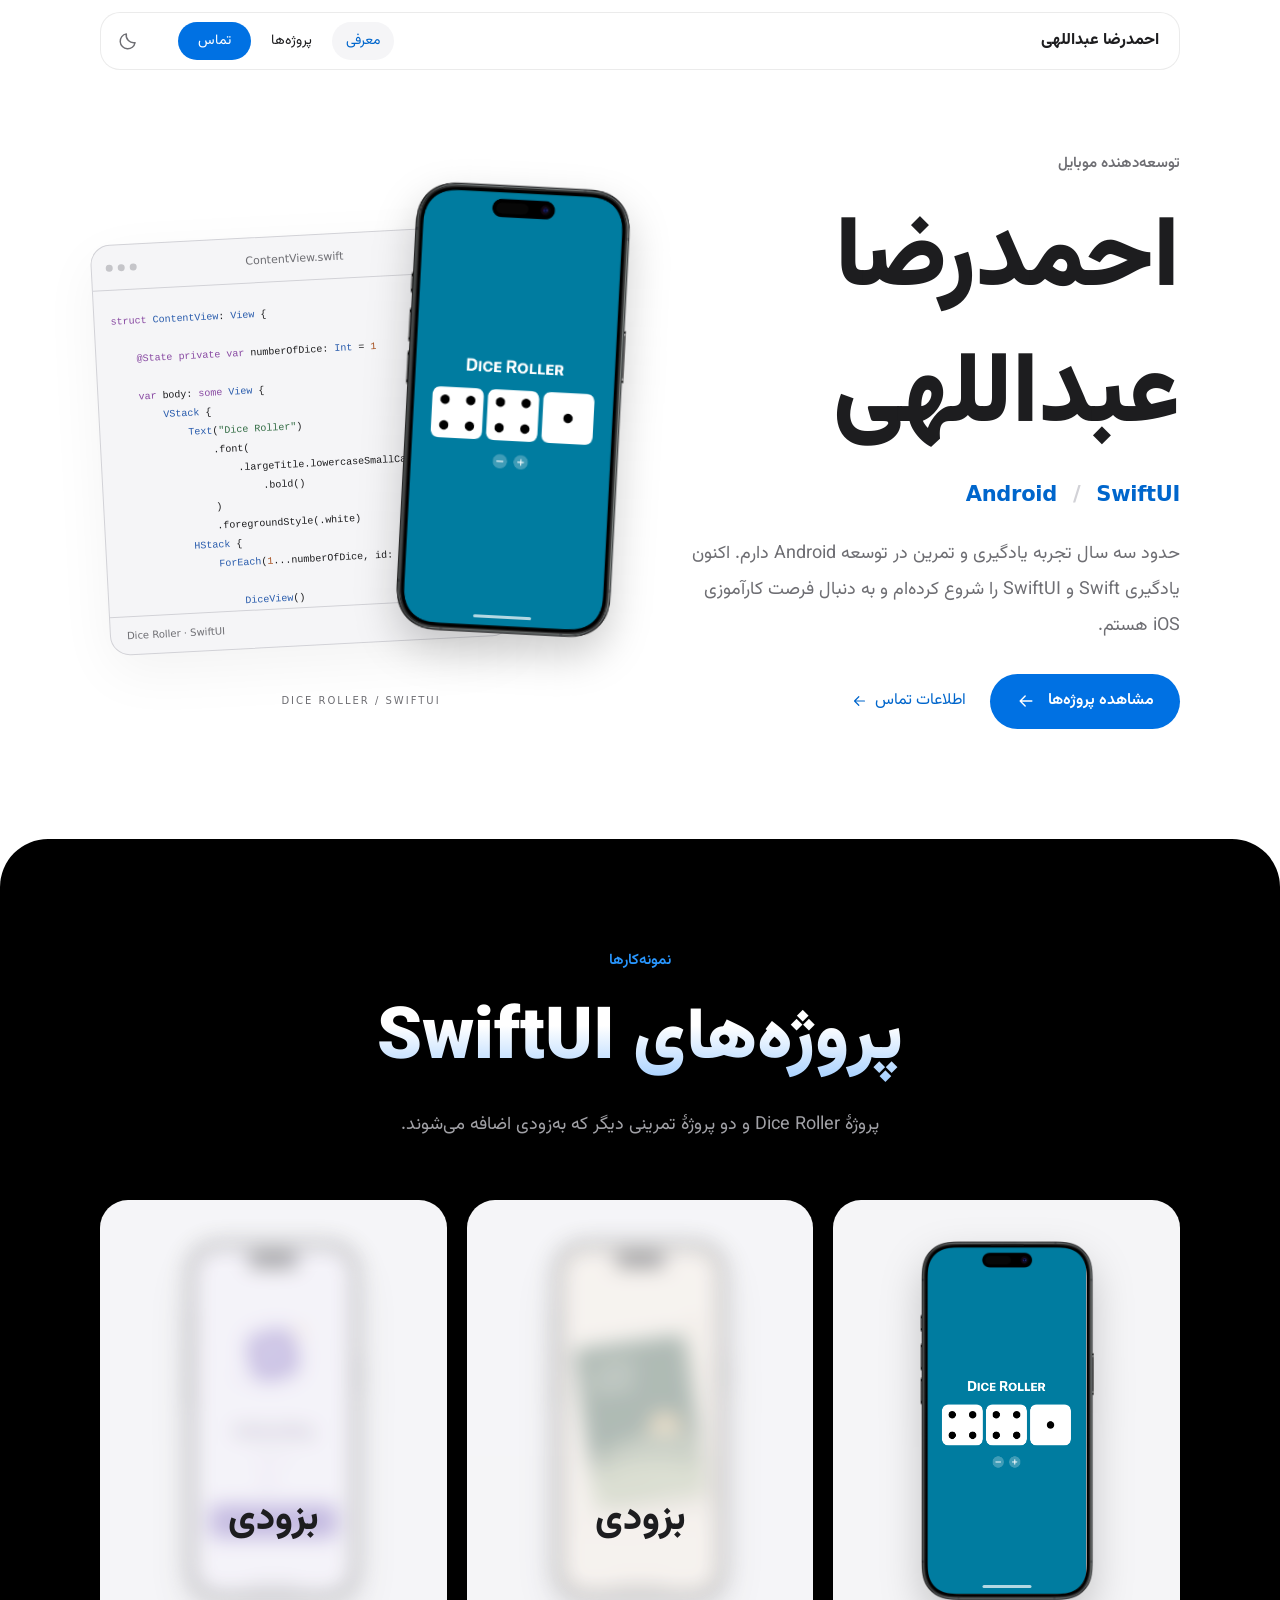
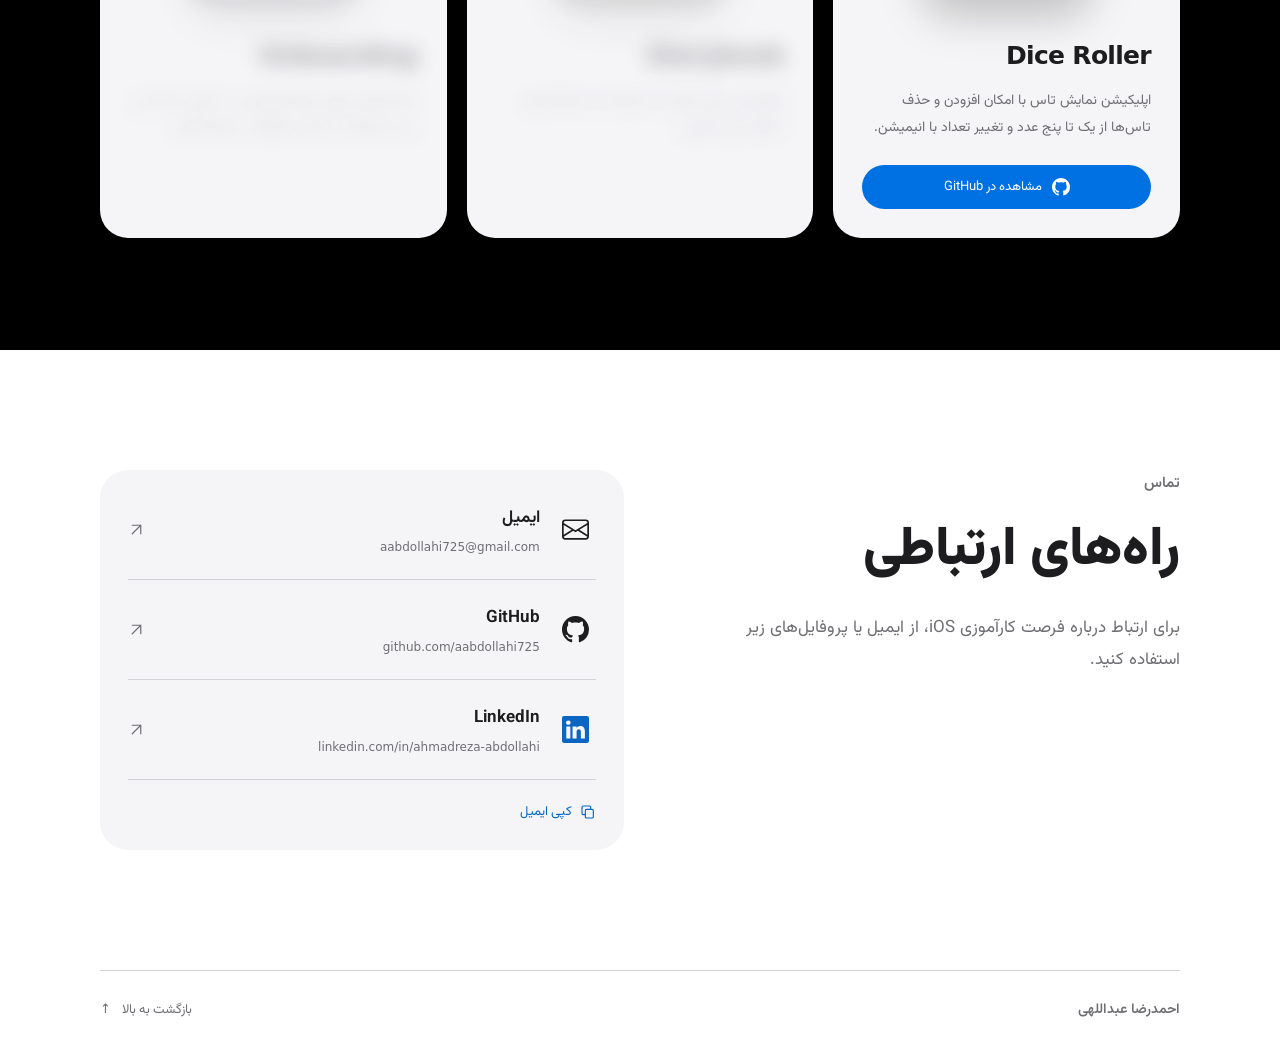
<file: index.html>
<!doctype html>
<html lang="fa" dir="rtl">
<head>
  <meta charset="utf-8">
  <meta name="viewport" content="width=device-width, initial-scale=1">
  <meta name="color-scheme" content="light dark">
  <meta name="theme-color" content="#ffffff">
  <meta name="description" content="پورتفولیوی احمدرضا عبداللهی؛ توسعه‌دهنده Android با حدود سه سال تجربه تمرینی، در آغاز یادگیری SwiftUI و جویای کارآموزی iOS.">
  <title>احمدرضا عبداللهی — توسعه‌دهنده موبایل</title>
  <link rel="icon" href="data:,">
  <link rel="stylesheet" href="./styles.css?v=9">
  <script src="./site.config.js?v=9" defer></script>
  <script src="./script.js?v=9" defer></script>
</head>
<body>
  <a class="skip-link" href="#main">رفتن به محتوای اصلی</a>
  <svg class="icon-defs" xmlns="http://www.w3.org/2000/svg" aria-hidden="true">
    <symbol id="i-arrow" viewBox="0 0 24 24"><path d="M19 12H5m6-6-6 6 6 6"/></symbol>
    <symbol id="i-up" viewBox="0 0 24 24"><path d="M6 18 18 6M6 6h12v12"/></symbol>
    <symbol id="i-sun" viewBox="0 0 24 24"><circle cx="12" cy="12" r="4"/><path d="M12 2v2m0 16v2M2 12h2m16 0h2M5 5l1.5 1.5m11 11L19 19M5 19l1.5-1.5m11-11L19 5"/></symbol>
    <symbol id="i-moon" viewBox="0 0 24 24"><path d="M20.5 14A9 9 0 0 1 10 3.5 9 9 0 1 0 20.5 14Z"/></symbol>
    <symbol id="i-menu" viewBox="0 0 24 24"><path d="M4 6h16M4 12h16M4 18h16"/></symbol>
    <symbol id="i-close" viewBox="0 0 24 24"><path d="m6 6 12 12M6 18 18 6"/></symbol>
    <symbol id="i-code" viewBox="0 0 24 24"><path d="m8 7-5 5 5 5m8-10 5 5-5 5m-3-13-2 20"/></symbol>
    <symbol id="i-layers" viewBox="0 0 24 24"><path d="m12 3 10 5-10 5L2 8Zm-9 10 9 5 9-5M3 18l9 5 9-5"/></symbol>
    <symbol id="i-mail" viewBox="0 0 24 24"><rect x="3" y="5" width="18" height="14" rx="3"/><path d="m4 7 8 6 8-6"/></symbol>
    <symbol id="i-check" viewBox="0 0 24 24"><path d="m5 12 4 4L19 6"/></symbol>
    <symbol id="i-copy" viewBox="0 0 24 24"><rect x="8" y="8" width="12" height="13" rx="2"/><path d="M16 8V5a2 2 0 0 0-2-2H5a2 2 0 0 0-2 2v9a2 2 0 0 0 2 2h3"/></symbol>
    <symbol id="i-github" viewBox="0 0 16 16"><path d="M8 0C3.58 0 0 3.58 0 8c0 3.54 2.29 6.53 5.47 7.59.4.07.55-.17.55-.38 0-.19-.01-.82-.01-1.49-2.01.37-2.53-.49-2.69-.94-.09-.23-.48-.94-.82-1.13-.28-.15-.68-.52-.01-.53.63-.01 1.08.58 1.23.82.72 1.21 1.87.87 2.33.66.07-.52.28-.87.51-1.07-1.78-.2-3.64-.89-3.64-3.95 0-.87.31-1.59.82-2.15-.08-.2-.36-1.02.08-2.12 0 0 .67-.21 2.2.82.64-.18 1.32-.27 2-.27s1.36.09 2 .27c1.53-1.04 2.2-.82 2.2-.82.44 1.1.16 1.92.08 2.12.51.56.82 1.27.82 2.15 0 3.07-1.87 3.75-3.65 3.95.29.25.54.73.54 1.48 0 1.07-.01 1.93-.01 2.2 0 .21.15.46.55.38A8.01 8.01 0 0 0 16 8c0-4.42-3.58-8-8-8"/></symbol>
    <symbol id="i-linkedin" viewBox="0 0 16 16"><path d="M0 1.146C0 .513.526 0 1.175 0h13.65C15.474 0 16 .513 16 1.146v13.708c0 .633-.526 1.146-1.175 1.146H1.175C.526 16 0 15.487 0 14.854zm4.943 12.248V6.169H2.542v7.225zm-1.2-8.212c.837 0 1.358-.554 1.358-1.248-.015-.709-.52-1.248-1.342-1.248S2.4 3.226 2.4 3.934c0 .694.521 1.248 1.327 1.248zm4.908 8.212V9.359c0-.216.016-.432.08-.586.173-.431.568-.878 1.232-.878.869 0 1.216.662 1.216 1.634v3.865h2.401V9.25c0-2.22-1.184-3.252-2.764-3.252-1.274 0-1.845.7-2.165 1.193v.025h-.016l.016-.025V6.169h-2.4c.03.678 0 7.225 0 7.225z"/></symbol>
    <symbol id="i-email" viewBox="0 0 16 16"><path d="M0 4a2 2 0 0 1 2-2h12a2 2 0 0 1 2 2v8a2 2 0 0 1-2 2H2a2 2 0 0 1-2-2zm2-1a1 1 0 0 0-1 1v.217l7 4.2 7-4.2V4a1 1 0 0 0-1-1zm13 2.383-4.708 2.825L15 11.105zm-.034 6.876-5.64-3.471L8 9.583l-1.326-.795-5.64 3.47A1 1 0 0 0 2 13h12a1 1 0 0 0 .966-.741M1 11.105l4.708-2.897L1 5.383z"/></symbol>
  </svg>

  <header class="site-header">
    <div class="container header-inner">
      <a class="brand" href="#about" aria-label="احمدرضا عبداللهی، ابتدای صفحه">
        
        <span data-name>احمدرضا عبداللهی</span>
      </a>
      <nav id="main-nav" class="main-nav" aria-label="منوی اصلی">
        <a href="#about">معرفی</a>
        <a href="#projects">پروژه‌ها</a>
        <a href="#contact">تماس</a>
      </nav>
      <div class="header-actions">
        <button class="icon-button theme-toggle" type="button" aria-label="فعال‌کردن حالت تیره" hidden>
          <svg aria-hidden="true" class="icon"><use href="#i-moon"/></svg>
        </button>
        <button class="icon-button menu-toggle" aria-label="بازکردن منو" aria-controls="main-nav" aria-expanded="false" type="button" hidden><svg aria-hidden="true" class="icon"><use href="#i-menu"/></svg></button>
      </div>
    </div>
  </header>

  <main id="main">
    <section class="hero container" id="about" aria-labelledby="hero-title">
      <div class="hero-copy">
        <p class="hello">توسعه‌دهنده موبایل</p>
        <h1 id="hero-title" data-name>احمدرضا عبداللهی</h1>
        <p class="hero-role" dir="ltr" lang="en">Android <span aria-hidden="true">/</span> SwiftUI</p>
        <p class="hero-description">حدود سه سال تجربه یادگیری و تمرین در توسعه <bdi lang="en">Android</bdi> دارم. اکنون یادگیری <bdi lang="en">Swift</bdi> و <bdi lang="en">SwiftUI</bdi> را شروع کرده‌ام و به دنبال فرصت کارآموزی <bdi lang="en">iOS</bdi> هستم.</p>
        <div class="hero-actions">
          <a href="#projects" class="button button-primary">مشاهده پروژه‌ها <svg aria-hidden="true" class="icon"><use href="#i-arrow"/></svg></a>
          <a href="#contact" class="text-link">اطلاعات تماس <svg aria-hidden="true" class="icon"><use href="#i-arrow"/></svg></a>
        </div>
      </div>

      <div class="hero-visual">
        <div class="code-window" dir="ltr">
          <div class="window-bar"><span class="window-dots" aria-hidden="true"><i></i><i></i><i></i></span><span>ContentView.swift</span><span class="code-icon" aria-hidden="true">{ }</span></div>
          <pre class="code-content" tabindex="0" aria-label="کد ContentView پروژه Dice Roller؛ برای مشاهده ادامه پیمایش کنید"><code lang="en"><span class="code-purple">struct</span> <span class="code-blue">ContentView</span>: <span class="code-blue">View</span> {

    <span class="code-purple">@State</span> <span class="code-purple">private</span> <span class="code-purple">var</span> numberOfDice: <span class="code-blue">Int</span> = <span class="code-orange">1</span>

    <span class="code-purple">var</span> body: <span class="code-purple">some</span> <span class="code-blue">View</span> {
        <span class="code-blue">VStack</span> {
            <span class="code-blue">Text</span>(<span class="code-green">"Dice Roller"</span>)
                .font(
                    .largeTitle.lowercaseSmallCaps()
                        .bold()
                )
                .foregroundStyle(.white)
            <span class="code-blue">HStack</span> {
                <span class="code-blue">ForEach</span>(<span class="code-orange">1</span>...numberOfDice, id: \.description) { _ <span class="code-purple">in</span>

                    <span class="code-blue">DiceView</span>()

                }
            }
            <span class="code-blue">HStack</span> {
                <span class="code-blue">Button</span>(<span class="code-green">"Remove dice"</span>,systemImage: <span class="code-green">"minus.circle.fill"</span>) {
                    withAnimation {
                        numberOfDice -= <span class="code-orange">1</span>
                    }
                }
                .disabled(numberOfDice==<span class="code-orange">1</span>)
                .font(.title)
                .labelStyle(.iconOnly)
                .symbolRenderingMode(.hierarchical)

                <span class="code-blue">Button</span>(<span class="code-green">"Add dice"</span>,systemImage: <span class="code-green">"plus.circle.fill"</span>) {
                    withAnimation {
                        numberOfDice += <span class="code-orange">1</span>
                    }
                }
                .disabled(numberOfDice==<span class="code-orange">5</span>)
                .font(.title)
                .labelStyle(.iconOnly)
                .symbolRenderingMode(.hierarchical)
            }.padding(.top)
        }
        .frame(maxWidth: .infinity,maxHeight: .infinity)
        .padding()
        .background(.appBackground)
        .tint(.white)
    }
}

<span class="code-purple">#Preview</span> {
    <span class="code-blue">ContentView</span>()
}</code></pre>
          <div class="code-footer"><span class="status-dot" aria-hidden="true"></span> Dice Roller · SwiftUI</div>
        </div>
        <div class="hero-phone" dir="ltr">
          <img class="device-frame" src="./assets/mockups/iphone-16-pro-max.png" width="388" height="800" alt="" aria-hidden="true">
          <div class="phone-screen">
            <img class="hero-screenshot" data-hero-screenshot src="./assets/screenshots/dice-roller.png" width="1170" height="2532" alt="نمای واقعی برنامه Dice Roller با سه تاس و دکمه‌های افزودن و حذف تاس" fetchpriority="high">
            
            <div class="phone-home" aria-hidden="true"></div>
          </div>
        </div>
        <span class="visual-caption" dir="ltr">DICE ROLLER / SWIFTUI</span>
      </div>
    </section>


    <section class="projects-section section" id="projects" aria-labelledby="projects-title">
      <div class="container projects-inner">
      <div class="section-heading"><p class="eyebrow">نمونه‌کارها</p><h2 id="projects-title">پروژه‌های <bdi>SwiftUI</bdi></h2><p class="section-intro">پروژهٔ Dice Roller و دو پروژهٔ تمرینی دیگر که به‌زودی اضافه می‌شوند.</p></div>
      <div class="project-grid">
        <article class="project-card project-card-featured" data-project="dice">
          <div class="project-content">
          <div class="project-art dice-art">
            <div class="project-phone" dir="ltr">
              <img class="device-frame" src="./assets/mockups/iphone-16-pro-max.png" width="388" height="800" alt="" aria-hidden="true" loading="lazy">
              <div class="phone-screen">
                <img class="project-screenshot" src="./assets/screenshots/dice-roller.png" width="1170" height="2532" alt="اسکرین‌شات واقعی Dice Roller با سه تاس و دکمه‌های کم و زیاد کردن تعداد آن‌ها" loading="lazy">
                
                <div class="phone-home" aria-hidden="true"></div>
              </div>
            </div>
          </div>
          <div class="project-body"><div class="project-title-row"><h3 lang="en" dir="ltr">Dice Roller</h3></div><p>اپلیکیشن نمایش تاس با امکان افزودن و حذف تاس‌ها از یک تا پنج عدد و تغییر تعداد با انیمیشن.</p><div class="project-bottom"><a class="repo-link" data-repo="dice" href="https://github.com/aabdollahi725/DiceRoller" target="_blank" rel="noopener noreferrer" aria-label="مشاهده کد Dice Roller در GitHub، زبانه جدید"><svg aria-hidden="true" class="icon brand-icon"><use href="#i-github"/></svg><span>مشاهده در GitHub</span></a></div></div>
        
          </div>
          <span class="coming-soon" hidden>بزودی</span>
        </article>
        <article class="project-card project-card-featured is-coming-soon" data-project="storybook" aria-label="بزودی">
          <div class="project-content" aria-hidden="true" inert>
          <div class="project-art story-art" role="img" aria-label="تصویرسازی نمونه برای پروژه Storybook">
            <div class="project-phone" dir="ltr">
              <img class="device-frame" src="./assets/mockups/iphone-16-pro-max.png" width="388" height="800" alt="" aria-hidden="true" loading="lazy">
              <div class="phone-screen">
                <div class="project-illustration story-illustration" aria-hidden="true"><div class="book-cover"><span>STORY<br>BOOK</span><div class="book-moon"></div><div class="book-hill hill-one"></div><div class="book-hill hill-two"></div><span class="book-caption">local content</span></div><span class="story-spark spark-one">✳</span><span class="story-spark spark-two">✦</span></div>
                <img class="project-screenshot" alt="" hidden>
                
                <div class="phone-home" aria-hidden="true"></div>
              </div>
            </div>
          </div>
          <div class="project-body"><div class="project-title-row"><h3 lang="en" dir="ltr">Storybook</h3></div><p>اپلیکیشنی برای نمایش داستان‌ها در صفحه‌هایی شامل متن و تصویر.</p><div class="project-bottom"><a class="repo-link" data-repo="storybook" hidden><svg aria-hidden="true" class="icon brand-icon"><use href="#i-github"/></svg><span>مشاهده در GitHub</span></a></div></div>
        
          </div>
          <span class="coming-soon">بزودی</span>
        </article>
        <article class="project-card project-card-featured is-coming-soon" data-project="onboarding" aria-label="بزودی">
          <div class="project-content" aria-hidden="true" inert>
          <div class="project-art onboarding-art" role="img" aria-label="تصویرسازی نمونه برای پروژه Onboarding">
            <div class="project-phone" dir="ltr">
              <img class="device-frame" src="./assets/mockups/iphone-16-pro-max.png" width="388" height="800" alt="" aria-hidden="true" loading="lazy">
              <div class="phone-screen">
                <div class="project-illustration onboarding-illustration" aria-hidden="true"><div class="onboard-panel"><div class="onboard-orbit"><div class="onboard-center">✳</div><i></i><i></i></div><strong>Onboarding</strong><span>Page 1 of 3</span><div class="onboard-pagination"><i></i><i></i><i></i></div><div class="onboard-next">Next <span>→</span></div></div></div>
                <img class="project-screenshot" alt="" hidden>
                
                <div class="phone-home" aria-hidden="true"></div>
              </div>
            </div>
          </div>
          <div class="project-body"><div class="project-title-row"><h3 lang="en" dir="ltr">Onboarding</h3></div><p>صفحه‌های معرفی اولیهٔ اپلیکیشن، با امکان جابه‌جایی بین صفحه‌ها و نمایش موقعیت صفحهٔ فعلی.</p><div class="project-bottom"><a class="repo-link" data-repo="onboarding" hidden><svg aria-hidden="true" class="icon brand-icon"><use href="#i-github"/></svg><span>مشاهده در GitHub</span></a></div></div>
        
          </div>
          <span class="coming-soon">بزودی</span>
        </article>
      </div>
      </div>
    </section>

    <section class="contact-section section container" id="contact" aria-labelledby="contact-title">
      <div class="contact-panel"><div class="contact-copy"><p class="eyebrow">تماس</p><h2 id="contact-title">راه‌های ارتباطی</h2><p>برای ارتباط درباره فرصت کارآموزی iOS، از ایمیل یا پروفایل‌های زیر استفاده کنید.</p></div>
      <div class="contact-links">
        <a class="contact-item" data-contact="email" href="mailto:aabdollahi725@gmail.com"><span class="contact-icon email-icon"><svg aria-hidden="true" class="icon brand-icon"><use href="#i-email"/></svg></span><span><strong>ایمیل</strong><small data-contact-label="email" dir="ltr">aabdollahi725@gmail.com</small></span><svg aria-hidden="true" class="icon contact-arrow"><use href="#i-up"/></svg></a>
        <a class="contact-item" data-contact="github" href="https://github.com/aabdollahi725" target="_blank" rel="noopener noreferrer"><span class="contact-icon github-icon"><svg aria-hidden="true" class="icon brand-icon"><use href="#i-github"/></svg></span><span><strong lang="en">GitHub</strong><small data-contact-label="github" dir="ltr">github.com/aabdollahi725</small></span><svg aria-hidden="true" class="icon contact-arrow"><use href="#i-up"/></svg></a>
        <a class="contact-item" data-contact="linkedin" href="https://www.linkedin.com/in/ahmadreza-abdollahi" target="_blank" rel="noopener noreferrer"><span class="contact-icon linkedin-icon"><svg aria-hidden="true" class="icon brand-icon"><use href="#i-linkedin"/></svg></span><span><strong lang="en">LinkedIn</strong><small data-contact-label="linkedin" dir="ltr">linkedin.com/in/ahmadreza-abdollahi</small></span><svg aria-hidden="true" class="icon contact-arrow"><use href="#i-up"/></svg></a>
        <button class="copy-email" type="button" hidden><svg aria-hidden="true" class="icon"><use href="#i-copy"/></svg> کپی ایمیل</button>
      </div></div>
    </section>
  </main>

  <footer class="container site-footer"><a class="brand footer-brand" href="#about"><span data-name>احمدرضا عبداللهی</span></a><a class="back-top" href="#about">بازگشت به بالا <span aria-hidden="true">↑</span></a></footer>
  <div class="toast" role="status" aria-live="polite"></div>
  <noscript><p class="noscript-note">محتوای سایت بدون JavaScript قابل مشاهده است. برای اعمال تنظیمات شخصی و تغییر حالت روشن و تیره، JavaScript را فعال کنید.</p></noscript>
</body>
</html>
</file>
<file: styles.css>
@font-face{font-family:Vazirmatn;src:url('./assets/fonts/Vazirmatn-Variable.woff2') format('woff2');font-weight:100 900;font-style:normal;font-display:swap}
:root{color-scheme:light;--canvas:#fff;--surface:#f5f5f7;--ink:#1d1d1f;--muted:#6e6e73;--line:#d2d2d7;--blue:#0071e3;--link:#0066cc;--nav:rgba(255,255,255,.78);--nav-line:rgba(0,0,0,.08);--ease:cubic-bezier(.22,1,.36,1)}
:root[data-theme=dark]{color-scheme:dark;--canvas:#000;--surface:#121214;--ink:#f5f5f7;--muted:#a1a1a6;--line:#38383b;--blue:#0071e3;--link:#2997ff;--nav:rgba(29,29,31,.78);--nav-line:rgba(255,255,255,.14)}
*{box-sizing:border-box}html{scroll-behavior:smooth;scroll-padding-top:100px}body{margin:0;background:var(--canvas);color:var(--ink);font:400 16px/1.9 Vazirmatn,system-ui,sans-serif;-webkit-font-smoothing:antialiased}h1,h2,h3,p,pre{margin:0}a{color:inherit;text-decoration:none}button{font:inherit;color:inherit;cursor:pointer}button,a{-webkit-tap-highlight-color:transparent}button{border:0}img{display:block;max-width:100%}bdi{unicode-bidi:isolate}svg{display:block}[hidden]{display:none!important}::selection{background:#0071e32b}a:focus-visible,button:focus-visible,pre:focus-visible{outline:3px solid #2997ff;outline-offset:5px}.container{width:min(1080px,calc(100% - 48px));margin-inline:auto}.icon-defs{position:absolute;width:0;height:0;overflow:hidden}.icon{width:20px;height:20px;flex:none;stroke:currentColor;stroke-width:1.7;stroke-linecap:round;stroke-linejoin:round;fill:none}.brand-icon{fill:currentColor;stroke:none}.skip-link{position:fixed;top:-100px;right:20px;z-index:100;padding:10px 20px;border-radius:12px;background:var(--ink);color:var(--canvas)}.skip-link:focus{top:20px}
/* Floating, translucent navigation. */
.site-header{position:fixed;inset:12px 12px auto;z-index:30;pointer-events:none}.header-inner{width:min(1080px,100%);min-height:58px;display:flex;align-items:center;gap:32px;padding:7px 20px 7px 9px;border:1px solid var(--nav-line);border-radius:20px;background:var(--nav);backdrop-filter:saturate(180%) blur(20px);-webkit-backdrop-filter:saturate(180%) blur(20px);pointer-events:auto}.brand{font-size:16px;font-weight:800;white-space:nowrap}.main-nav{display:flex;align-items:center;gap:6px;margin-inline-start:auto}.main-nav a{font-size:14px;padding:6px 14px;border-radius:100px;transition:background .2s,color .2s}.main-nav a:hover,.main-nav a[aria-current]{background:var(--surface);color:var(--link)}.main-nav a:last-child{background:var(--blue);color:#fff;padding-inline:20px}.header-actions{display:flex;gap:6px}.icon-button{display:grid;place-items:center;width:36px;height:36px;border-radius:50%;background:transparent;color:var(--muted)}.icon-button:hover{background:var(--surface);color:var(--ink)}.menu-toggle{display:none}
/* Introduction: typographic scale and generous white space from the reference. */
.hero{min-height:780px;display:grid;grid-template-columns:1fr 1fr;align-items:center;gap:36px;padding-block:150px 110px}.hero-copy{min-width:0}.hello,.eyebrow{font-size:15px;font-weight:600;color:var(--muted)}.hero h1{font-size:clamp(60px,7.7vw,100px);font-weight:900;line-height:1.38;letter-spacing:-2px;max-width:6em;margin-block:14px 8px;text-wrap:balance}.hero-role{color:var(--link);font:600 21px/1.7 system-ui,sans-serif;text-align:right;margin-top:12px;letter-spacing:-.3px}.hero-role span{padding-inline:9px;color:var(--line)}.hero-description{color:var(--muted);font-size:18px;line-height:2;max-width:28em;margin-top:24px;text-wrap:pretty}.hero-actions{display:flex;flex-wrap:wrap;align-items:center;gap:12px 24px;margin-top:30px}.button{display:inline-flex;align-items:center;justify-content:center;gap:12px;min-height:54px;padding:12px 26px;border-radius:100px;font-size:16px;font-weight:600;transition:background .2s,transform .2s var(--ease)}.button-primary{background:var(--blue);color:#fff}.button-primary:hover{background:#0077ed}.button:active{transform:scale(.97)}.text-link{display:inline-flex;gap:7px;align-items:center;color:var(--link);font-size:16px}.text-link:hover{text-decoration:underline;text-underline-offset:5px}.text-link .icon{width:17px}
.hero-visual{position:relative;direction:ltr;height:540px;min-width:0;align-self:center}.code-window{position:absolute;left:0;top:66px;width:77%;border:1px solid var(--line);border-radius:20px;background:var(--surface);box-shadow:0 18px 55px #0000000d;overflow:hidden;transform:rotate(-3deg)}.window-bar{height:45px;padding:0 14px;display:flex;align-items:center;justify-content:space-between;gap:10px;border-bottom:1px solid var(--line);font:11px system-ui,sans-serif;color:var(--muted)}.window-dots{display:flex;gap:5px}.window-dots i{width:7px;height:7px;border-radius:50%;background:#c5c5c9}.code-icon{font-family:monospace;font-size:14px}.code-content{height:326px;padding:22px 16px;overflow:auto;overscroll-behavior:contain;white-space:pre;tab-size:4;font:10px/1.9 'SFMono-Regular',Consolas,monospace;color:var(--ink);scrollbar-width:thin;scrollbar-color:var(--line) transparent}.code-content code{font:inherit}.code-content:focus-visible{outline-offset:-3px}.code-footer{font:10px system-ui,sans-serif;padding:13px 16px;border-top:1px solid var(--line);color:var(--muted)}.code-purple{color:#8849a2}.code-blue{color:#285bac}.code-green{color:#326c44}.code-orange{color:#a7501f}:root[data-theme=dark] .code-purple{color:#d699ed}:root[data-theme=dark] .code-blue{color:#8fc4ff}:root[data-theme=dark] .code-green{color:#a1d6aa}:root[data-theme=dark] .code-orange{color:#f4b995}.visual-caption{position:absolute;inset:auto 0 0;text-align:center;font:10px/1.6 system-ui,sans-serif;letter-spacing:2px;color:var(--muted)}
/* Shared iPhone shell: metal rim, side keys, island and home indicator. */
.hero-phone,.project-phone{position:relative;width:204px;aspect-ratio:204/438;border:1px solid #909297;border-radius:36px;background:linear-gradient(105deg,#e7e7ea 0%,#777b83 3%,#dadcdf 5%,#41444c 14%,#b9bdc2 87%,#62656d 95%,#e1e2e5 98%);box-shadow:inset 0 0 0 1px #eeeef1,1px 2px 0 #494c52,0 18px 35px #0003;flex:none}.hero-phone{position:absolute;top:16px;right:0;width:218px;transform:rotate(5deg);box-shadow:inset 0 0 0 1px #eeeef1,2px 3px 0 #494c52,8px 24px 50px #0003}.phone-screen{position:absolute;inset:5px;border:4px solid #090a0c;border-radius:30px;overflow:hidden;background:#007e9c}.hero-screenshot,.project-screenshot{position:absolute;inset:0;width:100%;height:100%;object-fit:contain;object-position:center}.phone-island{position:absolute;top:6px;left:50%;transform:translateX(-50%);width:55px;height:15px;border-radius:20px;background:#050608;z-index:1}.phone-island>span{position:absolute;top:4px;right:6px;width:7px;height:7px;border-radius:50%;background:radial-gradient(circle at 36% 36%,#153251,#090f19 47%,#151b24 60%,#030406 85%)}.phone-home{position:absolute;bottom:6px;left:50%;transform:translateX(-50%);width:58px;height:3px;border-radius:10px;background:#ffffffb3;z-index:1}.phone-button{position:absolute;width:3px;left:-3px;border-radius:2px;background:linear-gradient(90deg,#4f5258,#bdc0c5,#6e7278);box-shadow:0 0 0 .5px #3336}.phone-action{top:66px;height:14px}.phone-volume-up{top:96px;height:30px}.phone-volume-down{top:136px;height:30px}.phone-power{left:auto;right:-3px;top:115px;height:46px}
/* Portfolio cards adopt the dark pricing section's hierarchy. */
.projects-section{background:#000;color:#f5f5f7;border-radius:48px 48px 0 0;padding-block:108px 112px;scroll-margin-top:-20px}.section-heading{text-align:center;display:grid;justify-items:center;gap:14px;margin-bottom:58px}.section-heading .eyebrow{color:#2997ff}.section-heading h2{font-size:clamp(38px,6vw,72px);line-height:1.45;font-weight:900;letter-spacing:-1.5px;background:linear-gradient(180deg,#fff 35%,#8fc4ff);background-clip:text;-webkit-background-clip:text;color:transparent;text-wrap:balance}.section-intro{font-size:18px;color:#a1a1a6;max-width:30em;text-wrap:pretty}.project-grid{display:grid;grid-template-columns:repeat(3,minmax(0,1fr));gap:20px;align-items:stretch}.project-card{min-width:0;display:flex;flex-direction:column;border:1px solid #ffffff1a;border-radius:28px;background:#121214;overflow:hidden}.project-card-featured{background:#f5f5f7;color:#1d1d1f;border-color:transparent}.project-art{height:420px;display:grid;place-items:center;position:relative;flex:none;padding:32px 20px 12px}.project-phone{width:174px;aspect-ratio:174/373;border-radius:32px}.project-phone .phone-screen{border-radius:26px}.project-phone .phone-island{width:48px;height:13px;top:5px}.project-phone .phone-island>span{width:6px;height:6px;top:3px;right:5px}.project-phone .phone-home{width:49px}.project-body{display:flex;flex-direction:column;flex:1;padding:16px 28px 28px}.project-title-row h3{font:750 25px/1.5 system-ui,sans-serif;letter-spacing:-.7px;text-align:right}.project-body>p{font-size:14px;line-height:1.95;color:#a1a1a6;margin-top:14px}.project-card-featured .project-body>p{color:#6e6e73}.project-bottom{margin-top:auto;padding-top:22px}.project-bottom:has(.repo-link[hidden]){display:none}.repo-link{display:flex;align-items:center;justify-content:center;gap:10px;border-radius:100px;padding:10px 16px;font-size:13px;color:#fff;background:#0071e3;min-height:44px}.repo-link:hover{background:#0077ed}.repo-link .icon{width:18px;height:18px}
/* Illustrative previews are retained until the owner provides screenshots. */
.project-illustration{position:absolute;inset:0;display:grid;place-items:center;overflow:hidden}.story-art .phone-screen{background:#f7eddf}.onboarding-art .phone-screen{background:#f4f0fb}.story-art .phone-home,.onboarding-art .phone-home{background:#24242880}.book-cover{width:124px;height:178px;position:relative;overflow:hidden;border-radius:3px 9px 9px 3px;background:#395743;box-shadow:inset 6px 0 0 #203b2a40,4px 4px 0 #ddd4bf,5px 5px 0 #a49e8e,10px 16px 25px #543e2320;transform:rotate(-8deg) scale(.9)}.book-cover>span:first-child{position:absolute;top:18px;left:16px;z-index:3;font:700 15px/1.25 Georgia,serif;color:#f8f1e2}.book-moon{position:absolute;top:83px;right:17px;width:37px;height:37px;border-radius:50%;background:#dfba7b}.book-hill{position:absolute;width:170px;height:95px;border-radius:50%}.hill-one{background:#839274;top:108px;left:-35px;transform:rotate(-17deg)}.hill-two{background:#b0ba94;top:134px;left:-10px;transform:rotate(12deg)}.book-caption{position:absolute;bottom:11px;left:21px;z-index:2;font:6px Georgia,serif;letter-spacing:1.2px;color:#314c38}.story-spark{position:absolute;color:#b79b72}.spark-one{top:65px;right:18px;font-size:18px}.spark-two{bottom:55px;left:22px;font-size:14px}.onboard-panel{width:100%;height:100%;padding:40px 16px 30px;display:flex;flex-direction:column;justify-content:center;text-align:center;font-family:Arial,sans-serif}.onboard-orbit{position:relative;display:grid;place-items:center;flex:none;width:82px;height:82px;border:1px solid #d6cef1;border-radius:50%;margin:0 auto 22px}.onboard-center{display:grid;place-items:center;width:48px;height:48px;border-radius:14px;background:#7056b9;color:#f1eafe;font-size:40px;line-height:1;transform:rotate(-12deg)}.onboard-orbit i{position:absolute;top:9px;right:5px;background:#f1c68b;border:3px solid #f8f5fd;width:15px;height:15px;border-radius:50%}.onboard-orbit i:last-child{top:auto;right:auto;bottom:10px;left:0;background:#a68fd8;width:12px;height:12px}.onboard-panel>strong{display:block;font-size:14px;color:#413364}.onboard-panel>span{display:block;font-size:7px;color:#8a7e9f;margin-top:6px}.onboard-pagination{display:flex;gap:3px;justify-content:center;margin-top:16px}.onboard-pagination i{width:3px;height:3px;background:#d7ccec;border-radius:50%}.onboard-pagination i:first-child{width:10px;background:#7056b9;border-radius:3px}.onboard-next{display:flex;justify-content:space-between;background:#7056b9;color:#fff;font-size:8px;padding:9px 10px;border-radius:6px;margin-top:22px}
/* Contact remains simple: clear destinations and the service's own icon. */
.contact-section{padding-block:120px}.contact-panel{display:grid;grid-template-columns:1fr 1.1fr;gap:80px;align-items:start}.contact-copy h2{font-size:clamp(36px,4.5vw,54px);font-weight:900;line-height:1.5;letter-spacing:-1px;margin-top:12px;text-wrap:balance}.contact-copy>p:last-child{max-width:26em;color:var(--muted);font-size:17px;margin-top:20px;text-wrap:pretty}.contact-links{min-width:0;background:var(--surface);border-radius:28px;padding:10px 28px 16px}.contact-item{display:flex;gap:16px;align-items:center;min-height:100px;padding-block:19px;border-bottom:1px solid var(--line)}.contact-icon{display:grid;place-items:center;width:40px;height:40px;flex:none;color:var(--ink)}.contact-icon .icon{width:27px;height:27px}.linkedin-icon{color:#0a66c2}.contact-item>span:nth-child(2){min-width:0;flex:1}.contact-item strong{display:block;font-size:17px;font-weight:650}.contact-item small{display:block;color:var(--muted);font:12px/1.7 system-ui,sans-serif;overflow-wrap:anywhere;text-align:right;margin-top:3px}.contact-arrow{width:17px;height:17px;color:var(--muted);transition:transform .2s}.contact-item:hover .contact-arrow{transform:translate(-2px,-2px);color:var(--link)}.contact-item:hover strong{color:var(--link)}.copy-email{display:flex;align-items:center;gap:8px;background:transparent;color:var(--link);font-size:13px;min-height:44px;padding:8px 0;margin-top:10px}.copy-email .icon{width:16px;height:16px}.site-footer{display:flex;align-items:center;justify-content:space-between;gap:24px;padding-block:26px 36px;border-top:1px solid var(--line)}.footer-brand{font-size:14px;color:var(--muted);font-weight:600}.back-top{font-size:13px;color:var(--muted)}.back-top span{margin-right:8px}.toast{position:fixed;bottom:24px;left:50%;transform:translate(-50%,16px);z-index:50;border-radius:100px;padding:12px 24px;background:var(--ink);color:var(--canvas);font-size:14px;box-shadow:0 8px 30px #0003;opacity:0;visibility:hidden;transition:.2s;max-width:calc(100% - 32px);text-align:center}.toast.visible{opacity:1;visibility:visible;transform:translate(-50%,0)}.noscript-note{padding:16px 24px;text-align:center;font-size:13px;color:var(--muted)}
@media(min-width:1400px){.hero{min-height:850px}}
@media(max-width:1000px){.hero{gap:24px;min-height:760px}.hero h1{font-size:76px}.hero-description{font-size:16px}.hero-visual{height:500px}.hero-phone{width:192px;top:34px}.code-window{top:80px;width:81%}.code-content{height:284px;font-size:9px}.project-grid{gap:14px}.project-body{padding-inline:22px}.contact-panel{gap:40px}.contact-links{padding-inline:20px}}
@media(max-width:800px){.hero{grid-template-columns:1fr;justify-items:center;text-align:center;padding-block:130px 76px;gap:50px}.hero-copy{max-width:600px}.hero h1{font-size:clamp(52px,9vw,76px);max-width:none;margin-inline:auto;letter-spacing:-1px}.hero-role{text-align:center}.hero-description{margin-inline:auto}.hero-actions{justify-content:center}.hero-visual{width:min(490px,100%);height:500px}.hero-phone{width:210px;top:10px;right:24px}.code-window{left:10px;top:72px;width:75%}.project-grid{grid-template-columns:1fr;max-width:570px;margin-inline:auto;gap:28px}.project-card{display:grid;grid-template-columns:1fr 1fr;align-items:center;overflow:visible}.project-art{height:400px;grid-column:2;grid-row:1;padding:24px 10px}.project-body{grid-column:1;grid-row:1;padding:28px 24px 28px 10px}.project-title-row h3{font-size:23px}.project-body>p{font-size:14px}.project-bottom{margin-top:8px}.contact-section{padding-block:90px}.contact-panel{grid-template-columns:1fr;gap:36px;max-width:570px;margin-inline:auto}.contact-copy{text-align:center}.contact-copy>p:last-child{margin-inline:auto}.section-heading{margin-bottom:42px}.projects-section{padding-block:76px;border-radius:36px 36px 0 0}}
@media(max-width:680px){.container{width:calc(100% - 40px)}.header-inner{width:100%;padding:9px 14px;gap:10px;flex-wrap:wrap}.brand{font-size:14px}.header-actions{margin-inline-start:auto}.menu-toggle:not([hidden]){display:grid}.main-nav{order:3;width:100%;justify-content:center;padding-top:10px;border-top:1px solid var(--line);margin-top:4px}.main-nav a{flex:1;text-align:center;font-size:13px}.js .main-nav:not(.is-open){display:none}.hero{padding-top:128px}.hero h1{font-size:clamp(42px,10.4vw,68px)}.hello{font-size:14px}.hero-description{font-size:16px}.hero-role{font-size:20px}.hero-actions{gap:16px}.button{font-size:14px;min-height:50px;padding-inline:22px}.text-link{font-size:14px}.section-heading h2{font-size:clamp(36px,8.8vw,56px);letter-spacing:-.6px}.section-intro{font-size:16px}.project-grid{max-width:420px}.project-card{display:flex;overflow:hidden}.project-art{height:420px;width:100%;padding:30px 20px 12px}.project-phone{width:182px;aspect-ratio:182/390}.project-body{padding:14px 28px 28px;width:100%}.project-title-row h3{font-size:25px}.project-body>p{font-size:15px}.project-bottom{padding-top:18px;margin-top:0}.contact-copy h2{font-size:39px}.contact-copy>p:last-child{font-size:16px}.contact-item small{font-size:11px}.contact-links{padding-inline:18px}.contact-item{gap:10px}.contact-icon{width:34px}.contact-arrow{width:15px}.site-footer{gap:15px}.footer-brand{font-size:12px}.back-top{font-size:12px}}
@media(max-width:450px){.hero-visual{height:auto;display:flex;flex-direction:column;align-items:center;gap:30px}.hero-phone{position:relative;order:0;top:auto;right:auto;width:206px;transform:rotate(3deg)}.code-window{position:relative;order:1;top:auto;left:auto;width:100%;transform:none;border-radius:18px}.code-content{height:215px;font-size:9px}.visual-caption{position:relative;order:2;margin-top:-14px;font-size:9px}.hero{gap:38px;padding-bottom:60px}.hero h1{line-height:1.5}.hero-description{font-size:15px}.hero-actions{gap:14px}.contact-item small{font-size:10px}.contact-item strong{font-size:16px}.contact-copy h2{font-size:36px}.projects-section{border-radius:28px 28px 0 0}.section-heading{gap:12px}.section-intro{font-size:15px}.project-art{height:418px}}
@media(prefers-reduced-motion:reduce){html{scroll-behavior:auto}*,*::before,*::after{animation:none!important;transition:none!important}}
@media print{.site-header,.hero-actions,.back-top,.copy-email,.toast,.skip-link{display:none!important}body{background:#fff;color:#000;font-size:12px}.container{width:100%}.hero{min-height:0;display:block;padding:20px 0}.hero h1{font-size:40px}.hero-visual{display:none}.hero-copy{max-width:none}.hero-description{max-width:none}.projects-section{background:#fff;color:#000;border-radius:0;padding:24px 0}.section-heading h2{color:#000;background:none;font-size:30px}.section-heading{margin-bottom:20px}.project-grid{display:grid;grid-template-columns:repeat(3,1fr);max-width:none;gap:12px}.project-card{display:flex;background:#fff;color:#000;border:1px solid #ddd;break-inside:avoid}.project-art{height:270px}.project-phone{width:110px;border-radius:23px}.phone-screen{border-radius:18px}.project-phone .phone-screen{border-radius:18px}.project-body{padding:12px}.project-title-row h3{font-size:18px}.project-body>p{font-size:11px;color:#333}.project-phone .phone-island{width:34px;height:10px}.project-phone .phone-home{width:32px}.book-cover{transform:scale(.6)}.onboard-panel{padding-inline:6px}.onboard-orbit{width:65px;height:65px}.repo-link{background:none;color:#0066cc;font-size:10px;padding:0}.contact-section{padding:25px 0}.contact-panel{display:block;max-width:none}.contact-links{background:#fff}.contact-copy h2{font-size:28px}.contact-item{min-height:65px;padding-block:10px}.site-footer{padding-block:16px}}
/* Connected Persian glyphs retain their natural spacing. */
.hero h1,.section-heading h2,.contact-copy h2{letter-spacing:0}
.site-header.is-dark .header-inner{background:rgba(29,29,31,.78);border-color:rgba(255,255,255,.14);color:#f5f5f7}
.site-header.is-dark .main-nav a:hover,.site-header.is-dark .main-nav a[aria-current]{background:#ffffff14;color:#8fc4ff}
.site-header.is-dark .main-nav a:last-child{background:#0071e3;color:#fff}
.site-header.is-dark .icon-button{color:#a1a1a6}
.site-header.is-dark .icon-button:hover{background:#ffffff14;color:#fff}
/* Original image-based iPhone 16 Pro Max mockup; source and terms in assets/licenses. */
.hero-phone,.project-phone{aspect-ratio:388/800;background:none;border:0;border-radius:0;box-shadow:none;filter:drop-shadow(0 18px 20px #0003)}
.hero-phone{transform:rotate(3deg)}
.device-frame{position:absolute;inset:0;width:100%;height:100%;z-index:2;pointer-events:none;user-select:none}
.hero-phone .phone-screen,.project-phone .phone-screen{inset:1.6% 4.2%;border:0;border-radius:14% / 6.4%}
.phone-home{bottom:1.8%;z-index:3}
.project-card{position:relative;display:flex;overflow:hidden}
.project-content{display:flex;flex-direction:column;flex:1;min-width:0;width:100%}
.project-card-featured{background:#f5f5f7;color:#1d1d1f}
.project-card-featured .project-body>p{color:#6e6e73}
.is-coming-soon .project-content{filter:blur(10px);opacity:.46;pointer-events:none;user-select:none}
.is-coming-soon .project-content *{user-select:none}
.coming-soon{position:absolute;inset:0;z-index:5;display:grid;place-items:center;background:#f5f5f730;font-size:38px;font-weight:800;line-height:1.5;color:#1d1d1f;pointer-events:none}
@media(min-width:681px) and (max-width:800px){.project-content{display:grid;grid-template-columns:1fr 1fr;align-items:center}}
@media print{.project-content{display:flex}.hero-phone,.project-phone{aspect-ratio:388/800}}
</file>
